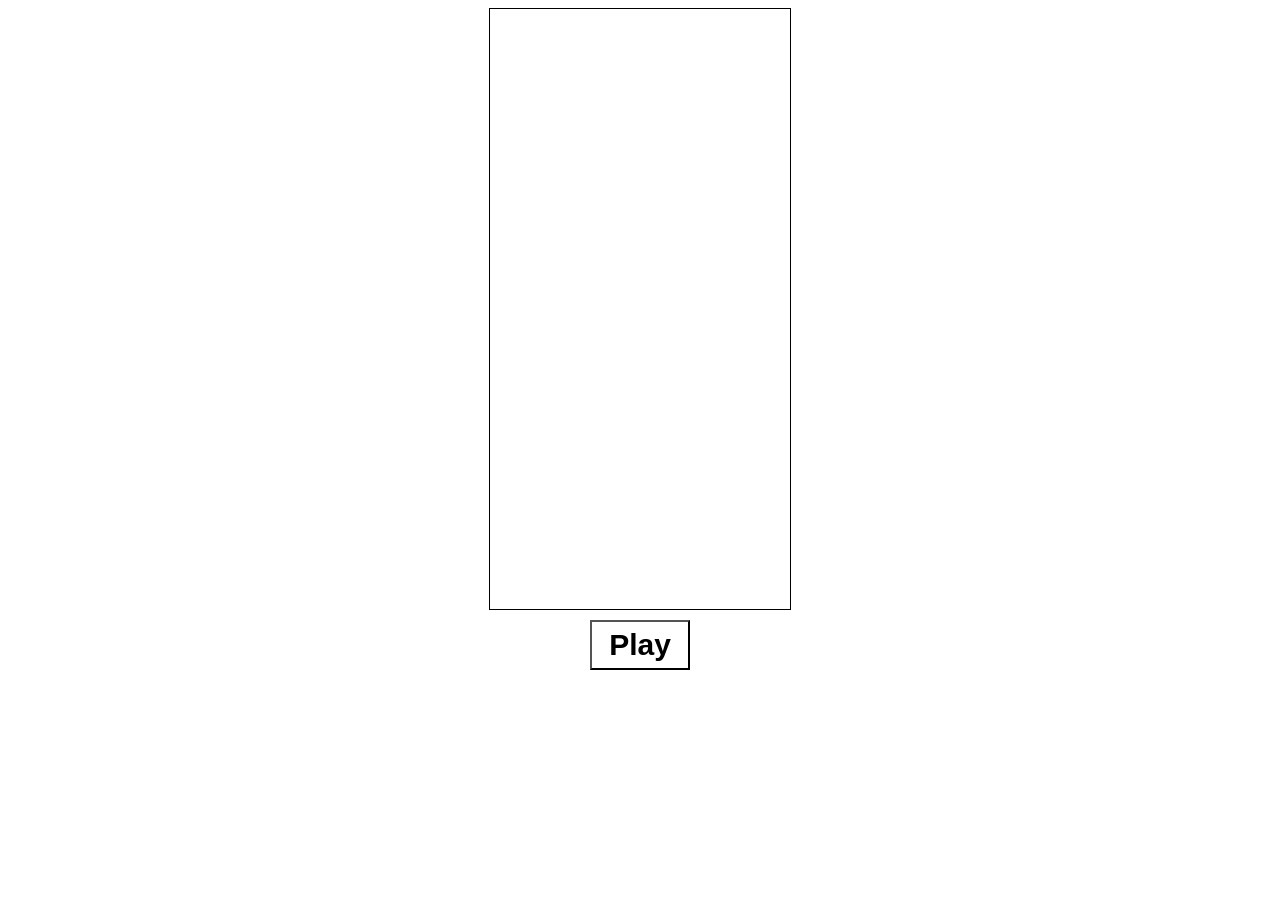
<file: calculator/index.html>
<!DOCTYPE html>
<html>
    <head>
        <title>Calculator</title>
        <link rel='stylesheet' href='style.css' />
    </head>
    <body>
        <audio id="clearsound" src="sound/pop.ogg" preload="auto"></audio>
        <canvas width='300' height='600'></canvas>
        <button id="playbutton" onclick="playButtonClicked();">Play</button>
        <script src='js/tetris.js'></script>
        <script src='js/controller.js'></script>
        <script src='js/render.js'></script>
    </body>
</html>
</file>
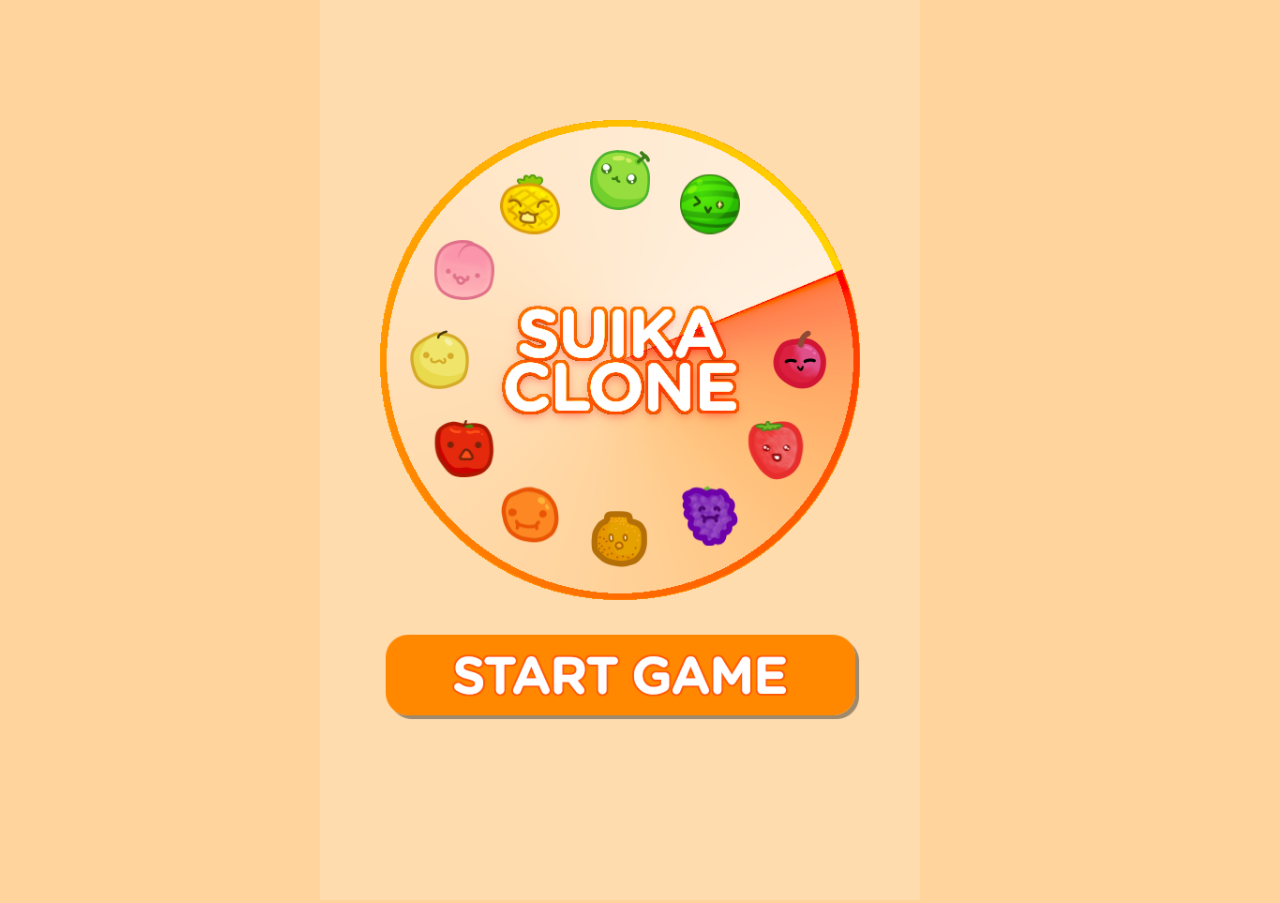
<file: edu/index.html>
<!DOCTYPE html>
<html lang="en">
<head>
  <meta charset="UTF-8">
  <meta name="viewport" content="width=device-width, initial-scale=1.0">
  <title>Suika / Edu</title>
  <meta property="og:title" content="edu" />
  <meta property="og:image" content="https://tombofry.github.io/suika-game/screenshot.png" />
  <style>
    @import url(https://fonts.bunny.net/css?family=azeret-mono:400,700,900);

    :root {
      --col-bg: #FFD59D;
      --col-bg-light: #FFDCAE;
      --col-bg-lighter: #FFEEDB;
      --col-primary: #FF5300;
      --col-primary-dark: #FF2700;
      --col-primary-light: #FF8800;
      --col-shadow: rgba(0, 0, 0, 0.25);
      --col-white: #fff;
    }

    * {
      box-sizing: border-box;
      padding: 0;
      margin: 0;
      line-height: 1;
    }

    body {
      background-color: var(--col-bg);
      font-family: 'Azeret Mono', sans-serif;
    }

    .container {
      width: 100%;
      max-width: 640px;
      margin: 0 auto;
      height: 100vh;
    }

    #game-canvas {
      position: relative;
    }

    #game-ui {
      position: absolute;
      width: 100%;
      height: 100%;
      pointer-events: none;
      user-select: none;
      font-weight: 700;
      display: none;
      transform-origin: top left;
    }

    #game-score {
      position: absolute;
      width: 100%;
      border-bottom: 2px dotted #333;
      font-size: 84px;
      font-weight: 900;
      padding-left: 16px;
      color: var(--col-bg-lighter);
      text-shadow: 3px 3px 0 var(--col-primary), -3px -3px 0 var(--col-primary), -3px 3px 0 var(--col-primary), 3px -3px 0 var(--col-primary);
    }

    #game-end-container {
      position: absolute;
      width: 100%;
      height: 100%;
      display: flex;
      align-items: center;
      justify-items: center;
      background-color: var(--col-shadow);
    }

    #game-end {
      text-align: center;
      padding: 32px 48px;
      background-color: var(--col-bg-lighter);
      border: 5px solid var(--col-primary);
      box-shadow: 0 4px 32px var(--col-shadow);
      border-radius: 32px;
      margin: 0 auto;
      pointer-events: initial;
      user-select: initial;
    }

    #game-end-title {
      font-weight: 700;
      font-size: 48px;
      color: var(--col-primary-dark);
    }

    #game-end-link {
      display: inline-block;
      color: var(--col-white);
      font-size: 24px;
      text-decoration: none;
      background-color: var(--col-primary-light);
      margin-top: 16px;
      padding: 16px;
      border-radius: 16px;
      box-shadow: 4px 4px 0 var(--col-shadow);
    }

    #game-end-link:hover {
      background-color: var(--col-primary);
      box-shadow: 6px 6px 0 var(--col-shadow);
    }

    #game-status {
      position: absolute;
      left: 0;
      right: 0;
      bottom: 0;
      height: 48px;
      background-color: var(--col-bg-lighter);
      display: flex;
    }

    .game-status-item {
      display: flex;
      line-height: 1;
      align-items: center;
      margin-right: 32px;
    }

    .game-status-label {
      color: #666;
      font-size: 16px;
      margin-left: 24px;
      margin-right: 8px;
    }

    #game-highscore-value {
      color: #333;
      font-weight: 700;
      font-size: 24px;
    }

    #game-next-fruit {
      width: 24px;
      height: 24px;
    }
  </style>
</head>
<body>
  <div class="container">
    <div id="game-canvas">
      <div id="game-ui">
        <p id="game-score"></p>

        <div id="game-end-container">
          <div id="game-end">
            <div id="game-end-title">Game Over!</div>
            <a id="game-end-link" href="">Try Again</a>
          </div>
        </div>

        <div id="game-status">
          <div class="game-status-item">
            <div class="game-status-label">Highscore</div>
            <div id="game-highscore-value">0</div>
          </div>
          <div class="game-status-item">
            <div class="game-status-label">Next</div>
            <img id="game-next-fruit" src="./assets/img/circle0.png" />
          </div>
        </div>
      </div>
    </div>
  </div>
  <script type="text/javascript" src="./matter.js"></script>
  <script type="text/javascript" src="./index.js?v=4"></script>
</body>
</html>
</file>
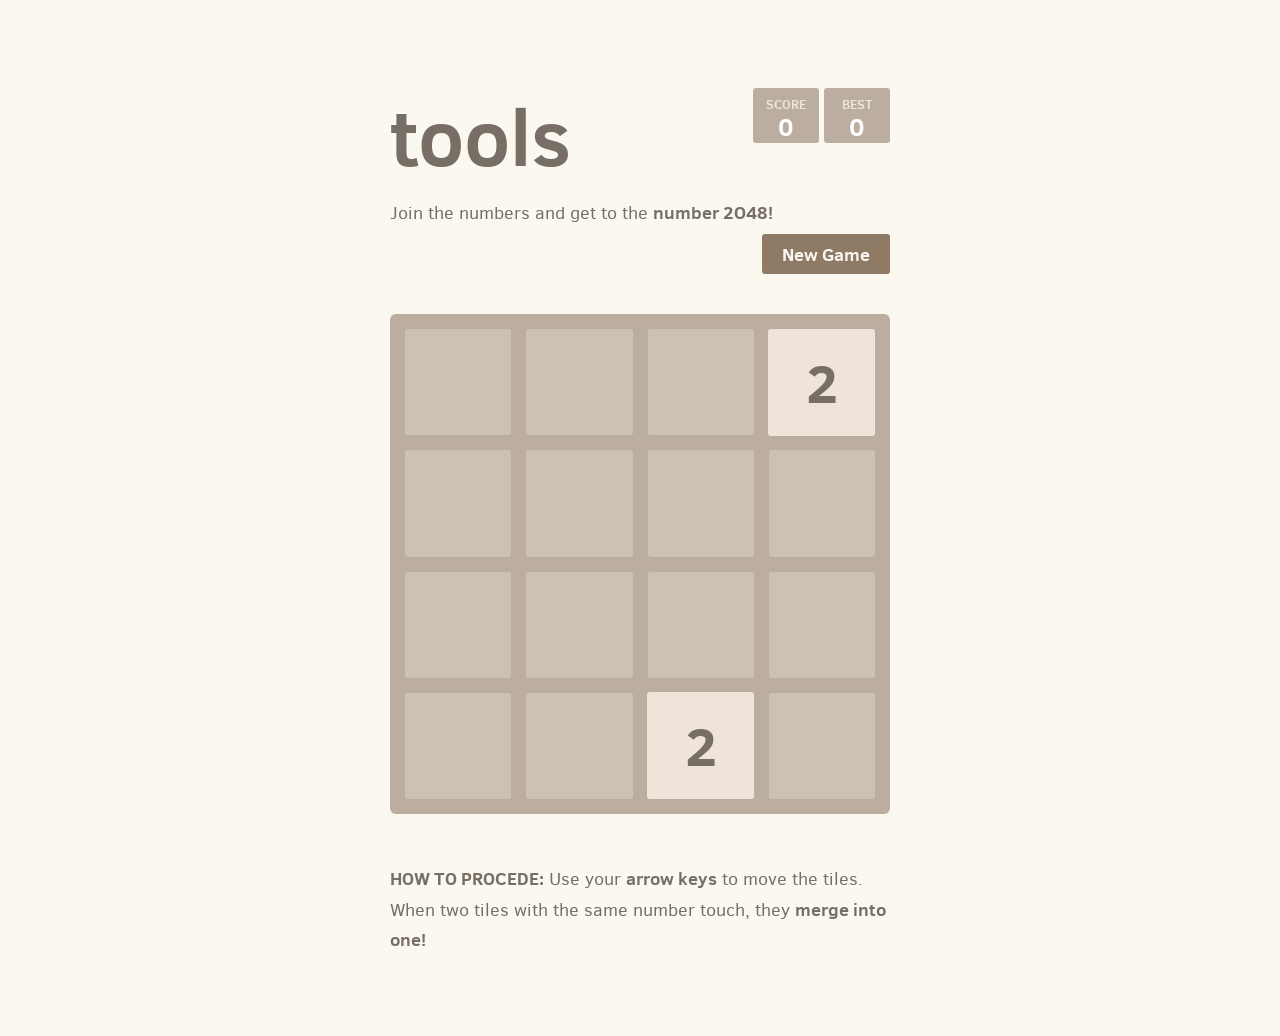
<file: tools/index.html>
<!DOCTYPE html>
<html>
<head>
  <meta charset="utf-8">
  <title>tools</title>

  <link href="style/main.css" rel="stylesheet" type="text/css">
  <link rel="shortcut icon" href="favicon.ico">
  <link rel="apple-touch-icon" href="meta/apple-touch-icon.png">
  <link rel="apple-touch-startup-image" href="meta/apple-touch-startup-image-640x1096.png" media="(device-width: 320px) and (device-height: 568px) and (-webkit-device-pixel-ratio: 2)"> <!-- iPhone 5+ -->
  <link rel="apple-touch-startup-image" href="meta/apple-touch-startup-image-640x920.png"  media="(device-width: 320px) and (device-height: 480px) and (-webkit-device-pixel-ratio: 2)"> <!-- iPhone, retina -->
  <meta name="apple-mobile-web-app-capable" content="yes">
  <meta name="apple-mobile-web-app-status-bar-style" content="black">

  <meta name="HandheldFriendly" content="True">
  <meta name="MobileOptimized" content="320">
  <meta name="viewport" content="width=device-width, target-densitydpi=160dpi, initial-scale=1.0, maximum-scale=1, user-scalable=no, minimal-ui">
</head>
<body>
  <div class="container">
    <div class="heading">
      <h1 class="title">tools</h1>
      <div class="scores-container">
        <div class="score-container">0</div>
        <div class="best-container">0</div>
      </div>
    </div>

    <div class="above-game">
      <p class="game-intro">Join the numbers and get to the <strong>number 2O48!</strong></p>
      <a class="restart-button">New Game</a>
    </div>

    <div class="game-container">
      <div class="game-message">
        <p></p>
        <div class="lower">
	        <a class="keep-playing-button">Keep going</a>
          <a class="retry-button">Try again</a>
        </div>
      </div>

      <div class="grid-container">
        <div class="grid-row">
          <div class="grid-cell"></div>
          <div class="grid-cell"></div>
          <div class="grid-cell"></div>
          <div class="grid-cell"></div>
        </div>
        <div class="grid-row">
          <div class="grid-cell"></div>
          <div class="grid-cell"></div>
          <div class="grid-cell"></div>
          <div class="grid-cell"></div>
        </div>
        <div class="grid-row">
          <div class="grid-cell"></div>
          <div class="grid-cell"></div>
          <div class="grid-cell"></div>
          <div class="grid-cell"></div>
        </div>
        <div class="grid-row">
          <div class="grid-cell"></div>
          <div class="grid-cell"></div>
          <div class="grid-cell"></div>
          <div class="grid-cell"></div>
        </div>
      </div>

      <div class="tile-container">

      </div>
    </div>

    <p class="game-explanation">
      <strong class="important">How to procede:</strong> Use your <strong>arrow keys</strong> to move the tiles. When two tiles with the same number touch, they <strong>merge into one!</strong>
    </p>
  </div>

  <script src="js/bind_polyfill.js"></script>
  <script src="js/classlist_polyfill.js"></script>
  <script src="js/animframe_polyfill.js"></script>
  <script src="js/keyboard_input_manager.js"></script>
  <script src="js/html_actuator.js"></script>
  <script src="js/grid.js"></script>
  <script src="js/tile.js"></script>
  <script src="js/local_storage_manager.js"></script>
  <script src="js/game_manager.js"></script>
  <script src="js/application.js"></script>
</body>
</html>
</file>
<file: calculator/style.css>
canvas {
    display: block;
    margin: auto;
    border: 1px solid black;
}

#playbutton {
    width: 100px;
    height: 50px;
    display: block;
    margin: auto;
    margin-top: 10px;
    font-family: Arial, sans-serif;
    font-size: 30px;
    font-weight: bold;
    background-color: white;
    cursor: pointer;
}
</file>
<file: tools/style/main.css>
@import url(fonts/clear-sans.css);
html, body {
  margin: 0;
  padding: 0;
  background: #faf8ef;
  color: #776e65;
  font-family: "Clear Sans", "Helvetica Neue", Arial, sans-serif;
  font-size: 18px; }

body {
  margin: 80px 0; }

.heading:after {
  content: "";
  display: block;
  clear: both; }

h1.title {
  font-size: 80px;
  font-weight: bold;
  margin: 0;
  display: block;
  float: left; }

@-webkit-keyframes move-up {
  0% {
    top: 25px;
    opacity: 1; }

  100% {
    top: -50px;
    opacity: 0; } }
@-moz-keyframes move-up {
  0% {
    top: 25px;
    opacity: 1; }

  100% {
    top: -50px;
    opacity: 0; } }
@keyframes move-up {
  0% {
    top: 25px;
    opacity: 1; }

  100% {
    top: -50px;
    opacity: 0; } }
.scores-container {
  float: right;
  text-align: right; }

.score-container, .best-container {
  position: relative;
  display: inline-block;
  background: #bbada0;
  padding: 15px 25px;
  font-size: 25px;
  height: 25px;
  line-height: 47px;
  font-weight: bold;
  border-radius: 3px;
  color: white;
  margin-top: 8px;
  text-align: center; }
  .score-container:after, .best-container:after {
    position: absolute;
    width: 100%;
    top: 10px;
    left: 0;
    text-transform: uppercase;
    font-size: 13px;
    line-height: 13px;
    text-align: center;
    color: #eee4da; }
  .score-container .score-addition, .best-container .score-addition {
    position: absolute;
    right: 30px;
    color: red;
    font-size: 25px;
    line-height: 25px;
    font-weight: bold;
    color: rgba(119, 110, 101, 0.9);
    z-index: 100;
    -webkit-animation: move-up 600ms ease-in;
    -moz-animation: move-up 600ms ease-in;
    animation: move-up 600ms ease-in;
    -webkit-animation-fill-mode: both;
    -moz-animation-fill-mode: both;
    animation-fill-mode: both; }

.score-container:after {
  content: "Score"; }

.best-container:after {
  content: "Best"; }

p {
  margin-top: 0;
  margin-bottom: 10px;
  line-height: 1.65; }

a {
  color: #776e65;
  font-weight: bold;
  text-decoration: underline;
  cursor: pointer; }

strong.important {
  text-transform: uppercase; }

hr {
  border: none;
  border-bottom: 1px solid #d8d4d0;
  margin-top: 20px;
  margin-bottom: 30px; }

.container {
  width: 500px;
  margin: 0 auto; }

@-webkit-keyframes fade-in {
  0% {
    opacity: 0; }

  100% {
    opacity: 1; } }
@-moz-keyframes fade-in {
  0% {
    opacity: 0; }

  100% {
    opacity: 1; } }
@keyframes fade-in {
  0% {
    opacity: 0; }

  100% {
    opacity: 1; } }
.game-container {
  margin-top: 40px;
  position: relative;
  padding: 15px;
  cursor: default;
  -webkit-touch-callout: none;
  -ms-touch-callout: none;
  -webkit-user-select: none;
  -moz-user-select: none;
  -ms-user-select: none;
  -ms-touch-action: none;
  touch-action: none;
  background: #bbada0;
  border-radius: 6px;
  width: 500px;
  height: 500px;
  -webkit-box-sizing: border-box;
  -moz-box-sizing: border-box;
  box-sizing: border-box; }
  .game-container .game-message {
    display: none;
    position: absolute;
    top: 0;
    right: 0;
    bottom: 0;
    left: 0;
    background: rgba(238, 228, 218, 0.5);
    z-index: 100;
    text-align: center;
    -webkit-animation: fade-in 800ms ease 1200ms;
    -moz-animation: fade-in 800ms ease 1200ms;
    animation: fade-in 800ms ease 1200ms;
    -webkit-animation-fill-mode: both;
    -moz-animation-fill-mode: both;
    animation-fill-mode: both; }
    .game-container .game-message p {
      font-size: 60px;
      font-weight: bold;
      height: 60px;
      line-height: 60px;
      margin-top: 222px; }
    .game-container .game-message .lower {
      display: block;
      margin-top: 59px; }
    .game-container .game-message a {
      display: inline-block;
      background: #8f7a66;
      border-radius: 3px;
      padding: 0 20px;
      text-decoration: none;
      color: #f9f6f2;
      height: 40px;
      line-height: 42px;
      margin-left: 9px; }
      .game-container .game-message a.keep-playing-button {
        display: none; }
    .game-container .game-message.game-won {
      background: rgba(237, 194, 46, 0.5);
      color: #f9f6f2; }
      .game-container .game-message.game-won a.keep-playing-button {
        display: inline-block; }
    .game-container .game-message.game-won, .game-container .game-message.game-over {
      display: block; }

.grid-container {
  position: absolute;
  z-index: 1; }

.grid-row {
  margin-bottom: 15px; }
  .grid-row:last-child {
    margin-bottom: 0; }
  .grid-row:after {
    content: "";
    display: block;
    clear: both; }

.grid-cell {
  width: 106.25px;
  height: 106.25px;
  margin-right: 15px;
  float: left;
  border-radius: 3px;
  background: rgba(238, 228, 218, 0.35); }
  .grid-cell:last-child {
    margin-right: 0; }

.tile-container {
  position: absolute;
  z-index: 2; }

.tile, .tile .tile-inner {
  width: 107px;
  height: 107px;
  line-height: 107px; }
.tile.tile-position-1-1 {
  -webkit-transform: translate(0px, 0px);
  -moz-transform: translate(0px, 0px);
  -ms-transform: translate(0px, 0px);
  transform: translate(0px, 0px); }
.tile.tile-position-1-2 {
  -webkit-transform: translate(0px, 121px);
  -moz-transform: translate(0px, 121px);
  -ms-transform: translate(0px, 121px);
  transform: translate(0px, 121px); }
.tile.tile-position-1-3 {
  -webkit-transform: translate(0px, 242px);
  -moz-transform: translate(0px, 242px);
  -ms-transform: translate(0px, 242px);
  transform: translate(0px, 242px); }
.tile.tile-position-1-4 {
  -webkit-transform: translate(0px, 363px);
  -moz-transform: translate(0px, 363px);
  -ms-transform: translate(0px, 363px);
  transform: translate(0px, 363px); }
.tile.tile-position-2-1 {
  -webkit-transform: translate(121px, 0px);
  -moz-transform: translate(121px, 0px);
  -ms-transform: translate(121px, 0px);
  transform: translate(121px, 0px); }
.tile.tile-position-2-2 {
  -webkit-transform: translate(121px, 121px);
  -moz-transform: translate(121px, 121px);
  -ms-transform: translate(121px, 121px);
  transform: translate(121px, 121px); }
.tile.tile-position-2-3 {
  -webkit-transform: translate(121px, 242px);
  -moz-transform: translate(121px, 242px);
  -ms-transform: translate(121px, 242px);
  transform: translate(121px, 242px); }
.tile.tile-position-2-4 {
  -webkit-transform: translate(121px, 363px);
  -moz-transform: translate(121px, 363px);
  -ms-transform: translate(121px, 363px);
  transform: translate(121px, 363px); }
.tile.tile-position-3-1 {
  -webkit-transform: translate(242px, 0px);
  -moz-transform: translate(242px, 0px);
  -ms-transform: translate(242px, 0px);
  transform: translate(242px, 0px); }
.tile.tile-position-3-2 {
  -webkit-transform: translate(242px, 121px);
  -moz-transform: translate(242px, 121px);
  -ms-transform: translate(242px, 121px);
  transform: translate(242px, 121px); }
.tile.tile-position-3-3 {
  -webkit-transform: translate(242px, 242px);
  -moz-transform: translate(242px, 242px);
  -ms-transform: translate(242px, 242px);
  transform: translate(242px, 242px); }
.tile.tile-position-3-4 {
  -webkit-transform: translate(242px, 363px);
  -moz-transform: translate(242px, 363px);
  -ms-transform: translate(242px, 363px);
  transform: translate(242px, 363px); }
.tile.tile-position-4-1 {
  -webkit-transform: translate(363px, 0px);
  -moz-transform: translate(363px, 0px);
  -ms-transform: translate(363px, 0px);
  transform: translate(363px, 0px); }
.tile.tile-position-4-2 {
  -webkit-transform: translate(363px, 121px);
  -moz-transform: translate(363px, 121px);
  -ms-transform: translate(363px, 121px);
  transform: translate(363px, 121px); }
.tile.tile-position-4-3 {
  -webkit-transform: translate(363px, 242px);
  -moz-transform: translate(363px, 242px);
  -ms-transform: translate(363px, 242px);
  transform: translate(363px, 242px); }
.tile.tile-position-4-4 {
  -webkit-transform: translate(363px, 363px);
  -moz-transform: translate(363px, 363px);
  -ms-transform: translate(363px, 363px);
  transform: translate(363px, 363px); }

.tile {
  position: absolute;
  -webkit-transition: 100ms ease-in-out;
  -moz-transition: 100ms ease-in-out;
  transition: 100ms ease-in-out;
  -webkit-transition-property: -webkit-transform;
  -moz-transition-property: -moz-transform;
  transition-property: transform; }
  .tile .tile-inner {
    border-radius: 3px;
    background: #eee4da;
    text-align: center;
    font-weight: bold;
    z-index: 10;
    font-size: 55px; }
  .tile.tile-2 .tile-inner {
    background: #eee4da;
    box-shadow: 0 0 30px 10px rgba(243, 215, 116, 0), inset 0 0 0 1px rgba(255, 255, 255, 0); }
  .tile.tile-4 .tile-inner {
    background: #ede0c8;
    box-shadow: 0 0 30px 10px rgba(243, 215, 116, 0), inset 0 0 0 1px rgba(255, 255, 255, 0); }
  .tile.tile-8 .tile-inner {
    color: #f9f6f2;
    background: #f2b179; }
  .tile.tile-16 .tile-inner {
    color: #f9f6f2;
    background: #f59563; }
  .tile.tile-32 .tile-inner {
    color: #f9f6f2;
    background: #f67c5f; }
  .tile.tile-64 .tile-inner {
    color: #f9f6f2;
    background: #f65e3b; }
  .tile.tile-128 .tile-inner {
    color: #f9f6f2;
    background: #edcf72;
    box-shadow: 0 0 30px 10px rgba(243, 215, 116, 0.2381), inset 0 0 0 1px rgba(255, 255, 255, 0.14286);
    font-size: 45px; }
    @media screen and (max-width: 520px) {
      .tile.tile-128 .tile-inner {
        font-size: 25px; } }
  .tile.tile-256 .tile-inner {
    color: #f9f6f2;
    background: #edcc61;
    box-shadow: 0 0 30px 10px rgba(243, 215, 116, 0.31746), inset 0 0 0 1px rgba(255, 255, 255, 0.19048);
    font-size: 45px; }
    @media screen and (max-width: 520px) {
      .tile.tile-256 .tile-inner {
        font-size: 25px; } }
  .tile.tile-512 .tile-inner {
    color: #f9f6f2;
    background: #edc850;
    box-shadow: 0 0 30px 10px rgba(243, 215, 116, 0.39683), inset 0 0 0 1px rgba(255, 255, 255, 0.2381);
    font-size: 45px; }
    @media screen and (max-width: 520px) {
      .tile.tile-512 .tile-inner {
        font-size: 25px; } }
  .tile.tile-1024 .tile-inner {
    color: #f9f6f2;
    background: #edc53f;
    box-shadow: 0 0 30px 10px rgba(243, 215, 116, 0.47619), inset 0 0 0 1px rgba(255, 255, 255, 0.28571);
    font-size: 35px; }
    @media screen and (max-width: 520px) {
      .tile.tile-1024 .tile-inner {
        font-size: 15px; } }
  .tile.tile-2048 .tile-inner {
    color: #f9f6f2;
    background: #edc22e;
    box-shadow: 0 0 30px 10px rgba(243, 215, 116, 0.55556), inset 0 0 0 1px rgba(255, 255, 255, 0.33333);
    font-size: 35px; }
    @media screen and (max-width: 520px) {
      .tile.tile-2048 .tile-inner {
        font-size: 15px; } }
  .tile.tile-super .tile-inner {
    color: #f9f6f2;
    background: #3c3a32;
    font-size: 30px; }
    @media screen and (max-width: 520px) {
      .tile.tile-super .tile-inner {
        font-size: 10px; } }

@-webkit-keyframes appear {
  0% {
    opacity: 0;
    -webkit-transform: scale(0);
    -moz-transform: scale(0);
    -ms-transform: scale(0);
    transform: scale(0); }

  100% {
    opacity: 1;
    -webkit-transform: scale(1);
    -moz-transform: scale(1);
    -ms-transform: scale(1);
    transform: scale(1); } }
@-moz-keyframes appear {
  0% {
    opacity: 0;
    -webkit-transform: scale(0);
    -moz-transform: scale(0);
    -ms-transform: scale(0);
    transform: scale(0); }

  100% {
    opacity: 1;
    -webkit-transform: scale(1);
    -moz-transform: scale(1);
    -ms-transform: scale(1);
    transform: scale(1); } }
@keyframes appear {
  0% {
    opacity: 0;
    -webkit-transform: scale(0);
    -moz-transform: scale(0);
    -ms-transform: scale(0);
    transform: scale(0); }

  100% {
    opacity: 1;
    -webkit-transform: scale(1);
    -moz-transform: scale(1);
    -ms-transform: scale(1);
    transform: scale(1); } }
.tile-new .tile-inner {
  -webkit-animation: appear 200ms ease 100ms;
  -moz-animation: appear 200ms ease 100ms;
  animation: appear 200ms ease 100ms;
  -webkit-animation-fill-mode: backwards;
  -moz-animation-fill-mode: backwards;
  animation-fill-mode: backwards; }

@-webkit-keyframes pop {
  0% {
    -webkit-transform: scale(0);
    -moz-transform: scale(0);
    -ms-transform: scale(0);
    transform: scale(0); }

  50% {
    -webkit-transform: scale(1.2);
    -moz-transform: scale(1.2);
    -ms-transform: scale(1.2);
    transform: scale(1.2); }

  100% {
    -webkit-transform: scale(1);
    -moz-transform: scale(1);
    -ms-transform: scale(1);
    transform: scale(1); } }
@-moz-keyframes pop {
  0% {
    -webkit-transform: scale(0);
    -moz-transform: scale(0);
    -ms-transform: scale(0);
    transform: scale(0); }

  50% {
    -webkit-transform: scale(1.2);
    -moz-transform: scale(1.2);
    -ms-transform: scale(1.2);
    transform: scale(1.2); }

  100% {
    -webkit-transform: scale(1);
    -moz-transform: scale(1);
    -ms-transform: scale(1);
    transform: scale(1); } }
@keyframes pop {
  0% {
    -webkit-transform: scale(0);
    -moz-transform: scale(0);
    -ms-transform: scale(0);
    transform: scale(0); }

  50% {
    -webkit-transform: scale(1.2);
    -moz-transform: scale(1.2);
    -ms-transform: scale(1.2);
    transform: scale(1.2); }

  100% {
    -webkit-transform: scale(1);
    -moz-transform: scale(1);
    -ms-transform: scale(1);
    transform: scale(1); } }
.tile-merged .tile-inner {
  z-index: 20;
  -webkit-animation: pop 200ms ease 100ms;
  -moz-animation: pop 200ms ease 100ms;
  animation: pop 200ms ease 100ms;
  -webkit-animation-fill-mode: backwards;
  -moz-animation-fill-mode: backwards;
  animation-fill-mode: backwards; }

.above-game:after {
  content: "";
  display: block;
  clear: both; }

.game-intro {
  float: left;
  line-height: 42px;
  margin-bottom: 0; }

.restart-button {
  display: inline-block;
  background: #8f7a66;
  border-radius: 3px;
  padding: 0 20px;
  text-decoration: none;
  color: #f9f6f2;
  height: 40px;
  line-height: 42px;
  display: block;
  text-align: center;
  float: right; }

.game-explanation {
  margin-top: 50px; }

@media screen and (max-width: 520px) {
  html, body {
    font-size: 15px; }

  body {
    margin: 20px 0;
    padding: 0 20px; }

  h1.title {
    font-size: 27px;
    margin-top: 15px; }

  .container {
    width: 280px;
    margin: 0 auto; }

  .score-container, .best-container {
    margin-top: 0;
    padding: 15px 10px;
    min-width: 40px; }

  .heading {
    margin-bottom: 10px; }

  .game-intro {
    width: 55%;
    display: block;
    box-sizing: border-box;
    line-height: 1.65; }

  .restart-button {
    width: 42%;
    padding: 0;
    display: block;
    box-sizing: border-box;
    margin-top: 2px; }

  .game-container {
    margin-top: 17px;
    position: relative;
    padding: 10px;
    cursor: default;
    -webkit-touch-callout: none;
    -ms-touch-callout: none;
    -webkit-user-select: none;
    -moz-user-select: none;
    -ms-user-select: none;
    -ms-touch-action: none;
    touch-action: none;
    background: #bbada0;
    border-radius: 6px;
    width: 280px;
    height: 280px;
    -webkit-box-sizing: border-box;
    -moz-box-sizing: border-box;
    box-sizing: border-box; }
    .game-container .game-message {
      display: none;
      position: absolute;
      top: 0;
      right: 0;
      bottom: 0;
      left: 0;
      background: rgba(238, 228, 218, 0.5);
      z-index: 100;
      text-align: center;
      -webkit-animation: fade-in 800ms ease 1200ms;
      -moz-animation: fade-in 800ms ease 1200ms;
      animation: fade-in 800ms ease 1200ms;
      -webkit-animation-fill-mode: both;
      -moz-animation-fill-mode: both;
      animation-fill-mode: both; }
      .game-container .game-message p {
        font-size: 60px;
        font-weight: bold;
        height: 60px;
        line-height: 60px;
        margin-top: 222px; }
      .game-container .game-message .lower {
        display: block;
        margin-top: 59px; }
      .game-container .game-message a {
        display: inline-block;
        background: #8f7a66;
        border-radius: 3px;
        padding: 0 20px;
        text-decoration: none;
        color: #f9f6f2;
        height: 40px;
        line-height: 42px;
        margin-left: 9px; }
        .game-container .game-message a.keep-playing-button {
          display: none; }
      .game-container .game-message.game-won {
        background: rgba(237, 194, 46, 0.5);
        color: #f9f6f2; }
        .game-container .game-message.game-won a.keep-playing-button {
          display: inline-block; }
      .game-container .game-message.game-won, .game-container .game-message.game-over {
        display: block; }

  .grid-container {
    position: absolute;
    z-index: 1; }

  .grid-row {
    margin-bottom: 10px; }
    .grid-row:last-child {
      margin-bottom: 0; }
    .grid-row:after {
      content: "";
      display: block;
      clear: both; }

  .grid-cell {
    width: 57.5px;
    height: 57.5px;
    margin-right: 10px;
    float: left;
    border-radius: 3px;
    background: rgba(238, 228, 218, 0.35); }
    .grid-cell:last-child {
      margin-right: 0; }

  .tile-container {
    position: absolute;
    z-index: 2; }

  .tile, .tile .tile-inner {
    width: 58px;
    height: 58px;
    line-height: 58px; }
  .tile.tile-position-1-1 {
    -webkit-transform: translate(0px, 0px);
    -moz-transform: translate(0px, 0px);
    -ms-transform: translate(0px, 0px);
    transform: translate(0px, 0px); }
  .tile.tile-position-1-2 {
    -webkit-transform: translate(0px, 67px);
    -moz-transform: translate(0px, 67px);
    -ms-transform: translate(0px, 67px);
    transform: translate(0px, 67px); }
  .tile.tile-position-1-3 {
    -webkit-transform: translate(0px, 135px);
    -moz-transform: translate(0px, 135px);
    -ms-transform: translate(0px, 135px);
    transform: translate(0px, 135px); }
  .tile.tile-position-1-4 {
    -webkit-transform: translate(0px, 202px);
    -moz-transform: translate(0px, 202px);
    -ms-transform: translate(0px, 202px);
    transform: translate(0px, 202px); }
  .tile.tile-position-2-1 {
    -webkit-transform: translate(67px, 0px);
    -moz-transform: translate(67px, 0px);
    -ms-transform: translate(67px, 0px);
    transform: translate(67px, 0px); }
  .tile.tile-position-2-2 {
    -webkit-transform: translate(67px, 67px);
    -moz-transform: translate(67px, 67px);
    -ms-transform: translate(67px, 67px);
    transform: translate(67px, 67px); }
  .tile.tile-position-2-3 {
    -webkit-transform: translate(67px, 135px);
    -moz-transform: translate(67px, 135px);
    -ms-transform: translate(67px, 135px);
    transform: translate(67px, 135px); }
  .tile.tile-position-2-4 {
    -webkit-transform: translate(67px, 202px);
    -moz-transform: translate(67px, 202px);
    -ms-transform: translate(67px, 202px);
    transform: translate(67px, 202px); }
  .tile.tile-position-3-1 {
    -webkit-transform: translate(135px, 0px);
    -moz-transform: translate(135px, 0px);
    -ms-transform: translate(135px, 0px);
    transform: translate(135px, 0px); }
  .tile.tile-position-3-2 {
    -webkit-transform: translate(135px, 67px);
    -moz-transform: translate(135px, 67px);
    -ms-transform: translate(135px, 67px);
    transform: translate(135px, 67px); }
  .tile.tile-position-3-3 {
    -webkit-transform: translate(135px, 135px);
    -moz-transform: translate(135px, 135px);
    -ms-transform: translate(135px, 135px);
    transform: translate(135px, 135px); }
  .tile.tile-position-3-4 {
    -webkit-transform: translate(135px, 202px);
    -moz-transform: translate(135px, 202px);
    -ms-transform: translate(135px, 202px);
    transform: translate(135px, 202px); }
  .tile.tile-position-4-1 {
    -webkit-transform: translate(202px, 0px);
    -moz-transform: translate(202px, 0px);
    -ms-transform: translate(202px, 0px);
    transform: translate(202px, 0px); }
  .tile.tile-position-4-2 {
    -webkit-transform: translate(202px, 67px);
    -moz-transform: translate(202px, 67px);
    -ms-transform: translate(202px, 67px);
    transform: translate(202px, 67px); }
  .tile.tile-position-4-3 {
    -webkit-transform: translate(202px, 135px);
    -moz-transform: translate(202px, 135px);
    -ms-transform: translate(202px, 135px);
    transform: translate(202px, 135px); }
  .tile.tile-position-4-4 {
    -webkit-transform: translate(202px, 202px);
    -moz-transform: translate(202px, 202px);
    -ms-transform: translate(202px, 202px);
    transform: translate(202px, 202px); }

  .tile .tile-inner {
    font-size: 35px; }

  .game-message p {
    font-size: 30px !important;
    height: 30px !important;
    line-height: 30px !important;
    margin-top: 90px !important; }
  .game-message .lower {
    margin-top: 30px !important; } }
</file>
